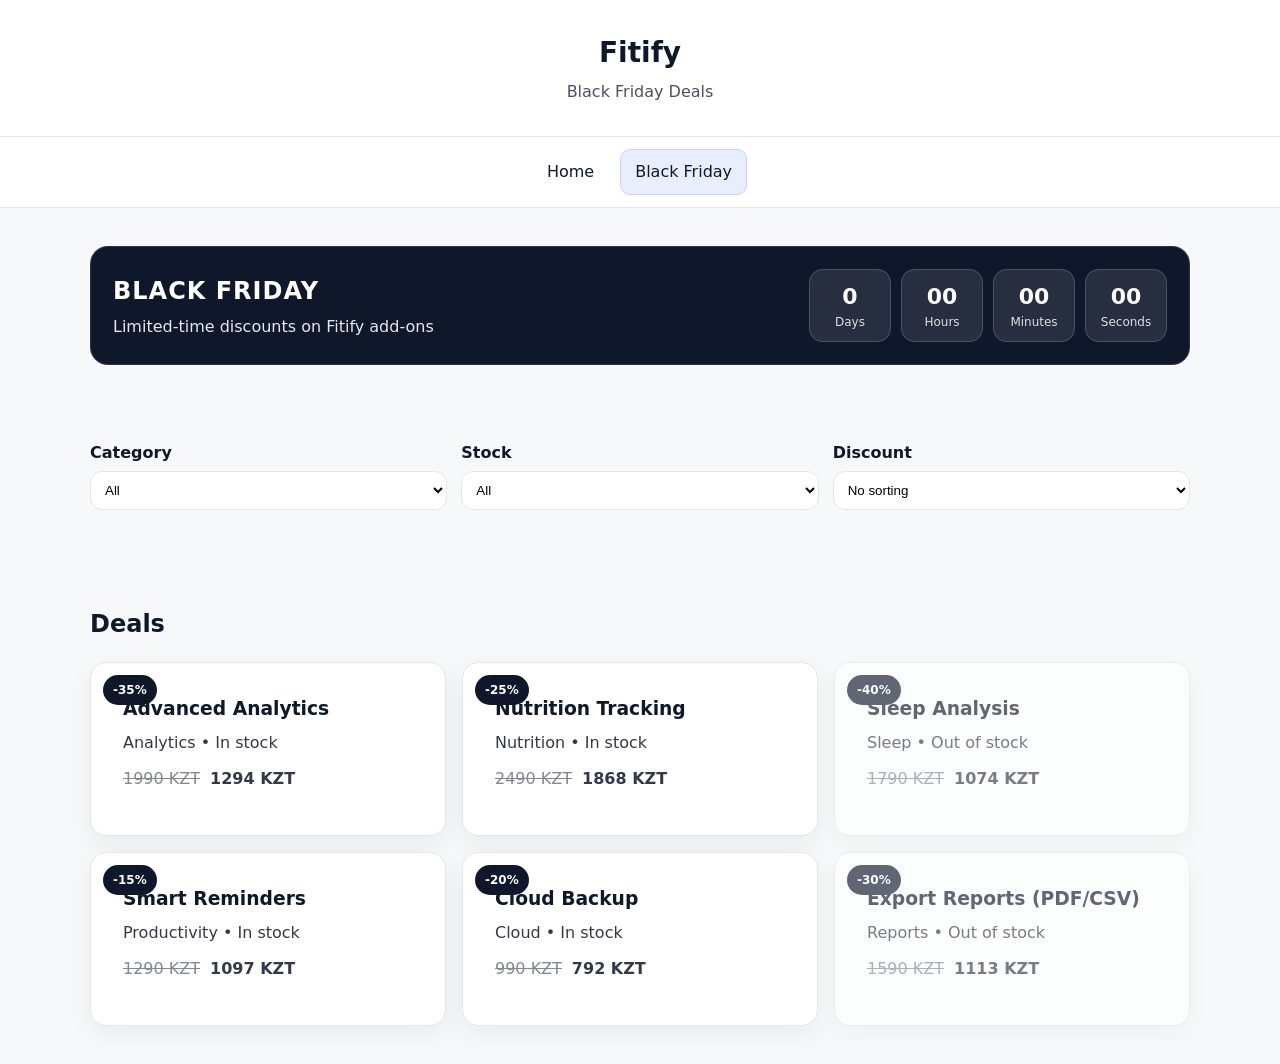
<file: black-friday.html>
<!doctype html>
<html lang="en">
  <head>
    <meta charset="UTF-8" />
    <meta name="viewport" content="width=device-width, initial-scale=1.0" />
    <title>Black Friday</title>
    <link rel="stylesheet" href="style.css" />
  </head>

  <body>
    <header class="site-header">
      <div class="container header-inner">
        <div class="brand">
          <h1>Fitify</h1>
          <p>Black Friday Deals</p>
        </div>
      </div>
    </header>

    <nav class="site-nav">
      <div class="container">
        <ul class="nav-list">
          <li><a href="index.html">Home</a></li>
          <li><a href="black-friday.html" class="active">Black Friday</a></li>
        </ul>
      </div>
    </nav>

    <main class="site-main">
      <!-- Banner + Timer -->
      <section class="bf-banner">
        <div class="container bf-banner__inner">
          <div>
            <h2>BLACK FRIDAY</h2>
            <p>Limited-time discounts on Fitify add-ons</p> </div>

          <div class="bf-timer">
            <div class="bf-box">
              <div id="d" class="bf-num">0</div>
              <div class="bf-label">Days</div>
            </div>
            <div class="bf-box">
              <div id="h" class="bf-num">0</div>
              <div class="bf-label">Hours</div>
            </div>
            <div class="bf-box">
              <div id="m" class="bf-num">0</div>
              <div class="bf-label">Minutes</div>
            </div>
            <div class="bf-box">
              <div id="s" class="bf-num">0</div>
              <div class="bf-label">Seconds</div>
            </div>
          </div>
        </div>
      </section>

      <!-- Filters / Sorting -->
      <section class="bf-controls">
        <div class="container controls-grid">
          <label class="control">
            Category
            <select id="categoryFilter">
              <option value="all">All</option>
              <option value="Analytics">Analytics</option>
              <option value="Nutrition">Nutrition</option>
              <option value="Sleep">Sleep</option>
              <option value="Productivity">Productivity</option>
              <option value="Cloud">Cloud</option>
              <option value="Reports">Reports</option>
            </select>
          </label>

          <label class="control">
            Stock
            <select id="stockFilter">
              <option value="all">All</option>
              <option value="in">In stock</option>
              <option value="out">Out of stock</option>
            </select>
          </label>

          <label class="control">
            Discount
            <select id="discountSort">
              <option value="none">No sorting</option>
              <option value="desc">Highest discount</option>
              <option value="asc">Lowest discount</option>
            </select>
          </label>
        </div>
      </section>

      <!-- Products -->
      <section class="bf-products">
        <div class="container">
          <h2>Deals</h2>
          <div id="bfProducts" class="cards-grid cards-grid--6"></div>
        </div>
      </section>
    </main>

    <script src="black-friday.js"></script>
  </body>
</html>
</file>
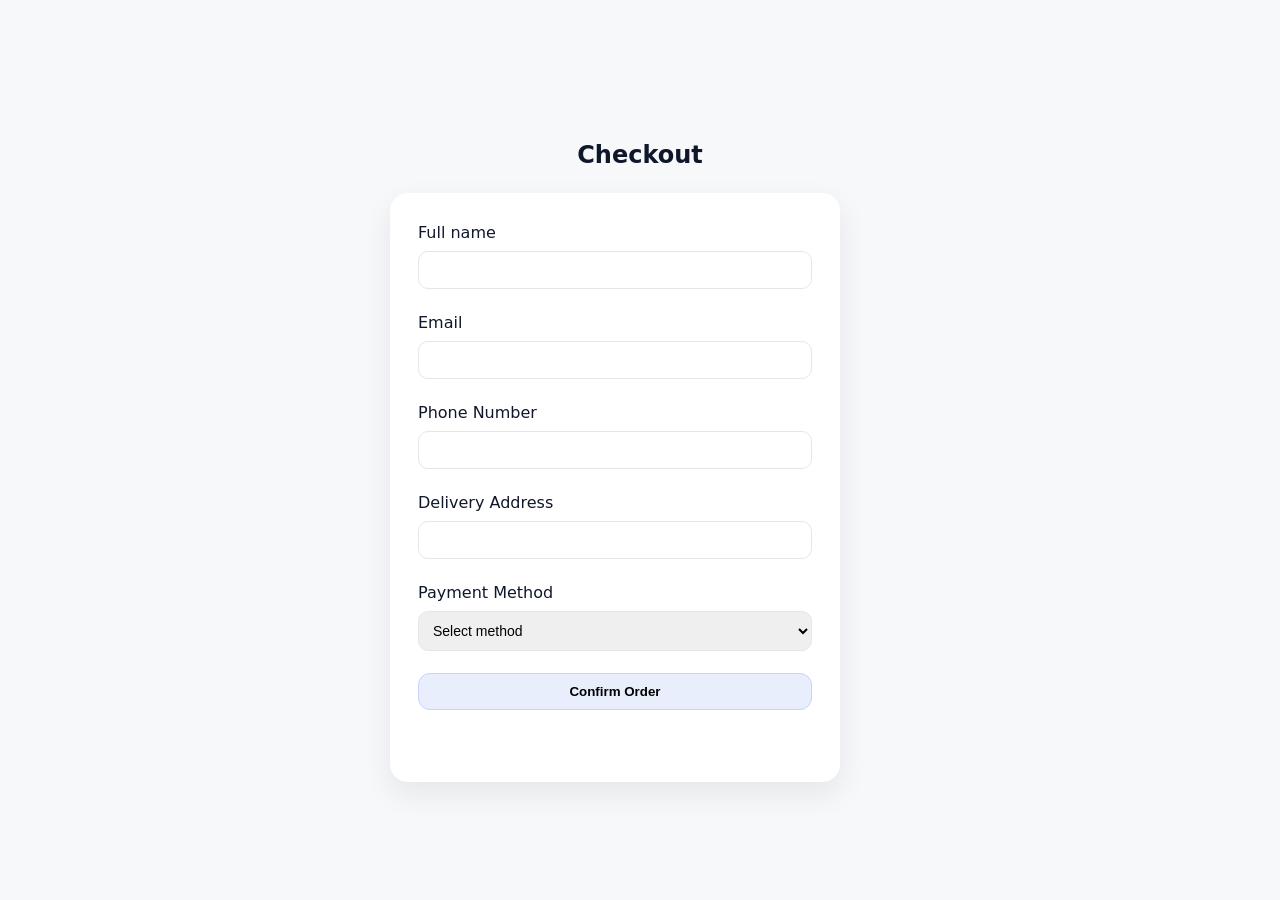
<file: checkout.html>
<!doctype html>
<html lang="en">
<head>
  <meta charset="UTF-8" />
  <meta name="viewport" content="width=device-width, initial-scale=1.0" />
  <title>Checkout</title>
  <link rel="stylesheet" href="style.css" />
</head>

<body>

  <section class="checkout">
    <div class="container">
      <h2>Checkout</h2>

      <form id="checkout-form" class="checkout-form">

        <label>
          Full name
          <input type="text" id="name" />
          <small class="error"></small>
        </label>

        <label>
          Email
          <input type="email" id="email" />
          <small class="error"></small>
        </label>

        <label>
          Phone Number
          <input type="tel" id="phone" />
          <small class="error"></small>
        </label>

        <label>
          Delivery Address
          <input type="text" id="address" />
          <small class="error"></small>
        </label>

        <label>
          Payment Method
          <select id="payment">
            <option value="">Select method</option>
            <option value="cash">Cash</option>
            <option value="card">Card</option>
          </select>
          <small class="error"></small>
        </label>

        <button type="submit" class="btn">Confirm Order</button>

        <p id="success-message" class="success-message"></p>

      </form>
    </div>
  </section>

  <script src="checkout.js"></script>
</body>
</html>
</file>
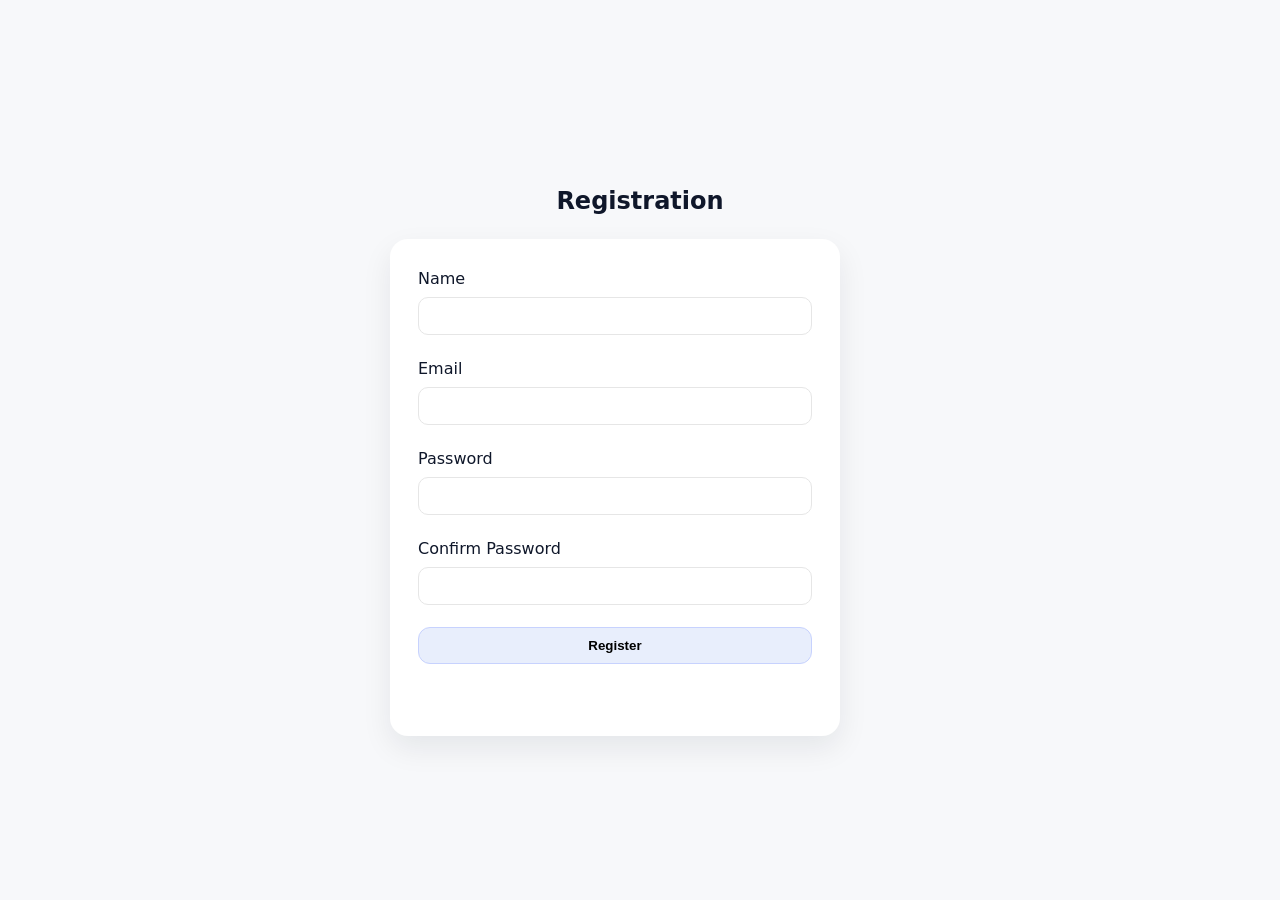
<file: register.html>
<!doctype html>
<html lang="en">
<head>
  <meta charset="UTF-8" />
  <meta name="viewport" content="width=device-width, initial-scale=1.0" />
  <title>Register</title>
  <link rel="stylesheet" href="style.css" />
</head>

<body>

<section class="checkout">
  <div class="container">
    <h2>Registration</h2>

    <form id="register-form" class="checkout-form">

      <label>
        Name
        <input type="text" id="name" required />
        <small class="error"></small>
      </label>

      <label>
        Email
        <input type="email" id="email" required />
        <small class="error"></small>
      </label>

      <label>
        Password
        <input type="password" id="password" required />
        <small class="error"></small>
      </label>

      <label>
        Confirm Password
        <input type="password" id="confirmPassword" required />
        <small class="error"></small>
      </label>

      <button type="submit" class="btn">Register</button>

      <p id="success-message" class="success-message"></p>

    </form>
  </div>
</section>

<script src="register.js"></script>

</body>
</html>
</file>
<file: style.css>
* {
  box-sizing: border-box;
}

body {
  margin: 0;
  font-family: system-ui, -apple-system, Segoe UI, Roboto, Arial, sans-serif;
  line-height: 1.5;
  background: #f7f8fa;
  color: #0f172a;
}

a {
  color: inherit;
  text-decoration: none;
}

.container {
  width: min(1100px, 92%);
  margin: 0 auto;
}

.site-header,
.site-nav,
.site-footer {
  background: white;
}

.site-nav {
  border-top: 1px solid #e6e6e6;
  border-bottom: 1px solid #e6e6e6;
}

.site-footer {
  margin-top: 24px;
  border-top: 1px solid #e6e6e6;
}


.site-header {
  padding: 24px 0;
}

.header-inner {
  display: flex;
  flex-direction: column;
  align-items: center;
  text-align: center;
}


.brand h1 {
  margin: 0;
  font-size: 28px;
}

.brand p {
  margin: 6px 0 0;
  opacity: 0.75;
}


.site-nav {
  border-top: 1px solid #e6e6e6;
}

.nav-list {
  list-style: none;
  margin: 0;
  padding: 12px 0;
  display: flex;        
  gap: 12px;
  align-items: center;
  justify-content: center;
  flex-wrap: wrap;
}

.nav-list a {
  display: block;
  padding: 10px 14px;
  border-radius: 10px;
  transition: transform 0.12s ease, background 0.12s ease;
}

.nav-list a:hover {
  background: #f2f4f7;        
  transform: translateY(-1px);
}

.nav-list a.active {
  background: #e8eefc;
}

.site-main section {
  padding: 32px 0;
}

.hero h2,
.features h2,
.contact h2 {
  margin-top: 0;
}

.bullet-list {
  margin: 12px 0 0;
  padding-left: 18px;
}

.cards-grid {
  display: grid;       
  grid-template-columns: repeat(3, 1fr);
  gap: 16px;
  margin-top: 16px;
}

.card {
  border: 1px solid #e6e6e6;
  border-radius: 16px;
  padding: 16px;
  background: white;
}

.card h3 {
  margin: 0 0 8px;
}



.site-footer {
  padding: 24px 0;
}

.footer-grid {
  display: grid;
  grid-template-columns: 2fr 1fr 1fr;
  gap: 16px;
}

.footer-links {
  list-style: none;
  padding: 0;
  margin: 10px 0 0;
}

.footer-links li {
  margin: 8px 0;
}

.footer-links a:hover {
  text-decoration: underline;
}


@media (max-width: 1199px) {
  .cards-grid {
    grid-template-columns: repeat(2, 1fr);
  }

  .footer-grid {
    grid-template-columns: 1fr 1fr;
  }
}


@media (max-width: 767px) {
  .nav-list {
    flex-direction: column;  
    align-items: stretch;
  }

  .nav-list a {
    text-align: center;
    width: 100%;
  }

  .cards-grid {
    grid-template-columns: 1fr;
  }

  .footer-grid {
    grid-template-columns: 1fr;
  }

  .brand h1 {
    font-size: 24px;
  }
}


.hero .container,
.features .container,
.contact .container {
  background: white;
  border: 1px solid #e6e6e6;
  border-radius: 18px;
  padding: 22px;
}

.hero h2 {
  font-size: 28px;
  margin-bottom: 8px;
}

.hero p {
  margin-top: 0;
  opacity: 0.85;
}

.card {
  box-shadow: 0 8px 24px rgba(15, 23, 42, 0.06);
}

.cards-grid {
  margin-top: 18px;
}

.nav-list a.active {
  background: #e8eefc;
  border: 1px solid #c7d2fe;
}

.nav-list a:hover {
  background: #f1f5f9;
}

.footer-grid h3 {
  margin-top: 0;
}


.section-subtitle {
  margin: 6px 0 0;
  opacity: 0.8;
  max-width: 60ch;
}


.site-main section {
  padding: 38px 0;
}


.programs .container {
  background: white;
  border: 1px solid #e6e6e6;
  border-radius: 18px;
  padding: 22px;
}


.card--media {
  overflow: hidden; 
  padding: 0;     
}

.card-img {
  width: 100%;
  height: 170px;
  object-fit: cover;
  display: block;
  border-bottom: 1px solid #e6e6e6;
}

.card-body {
  padding: 16px;
}

.card-body p {
  margin: 0 0 12px;
  opacity: 0.85;
}

.btn {
  display: inline-block;
  padding: 10px 14px;
  border-radius: 12px;
  border: 1px solid #c7d2fe;
  background: #e8eefc; 
  font-weight: 600;
  transition: transform 0.12s ease, background 0.12s ease, box-shadow 0.12s ease;
}

.btn:hover {
  background: #dbe7ff;
  transform: translateY(-1px);
  box-shadow: 0 10px 22px rgba(15, 23, 42, 0.10);
}
.card {
  transition: transform 0.14s ease, box-shadow 0.14s ease, border-color 0.14s ease;
}

.card:hover {
  transform: translateY(-3px);
  border-color: #cbd5e1;
  box-shadow: 0 14px 30px rgba(15, 23, 42, 0.10);
}

.cards-grid--6 {
  margin-top: 18px;
}


@media (max-width: 1199px) {
  .card-img {
    height: 160px;
  }
}
@media (max-width: 767px) {
  .card-img {
    height: 150px;
  }
}

html {
  scroll-behavior: smooth;
}

.brand {
  padding: 8px 0;
}


.cart-items {
  display: grid;
  gap: 10px;
  margin-top: 12px;
}

.cart-item {
  display: flex;
  justify-content: space-between;
  align-items: center;
  border: 1px solid #e6e6e6;
  background: white;
  border-radius: 14px;
  padding: 12px 14px;
}

.cart-item .meta {
  display: grid;
  gap: 2px;
}

.cart-item .price {
  opacity: 0.85;
}

.cart-summary {
  margin-top: 14px;
  padding: 12px 14px;
  border: 1px solid #e6e6e6;
  border-radius: 14px;
  background: white;
}

.btn-danger {
  border: 1px solid #fecaca;
  background: #fee2e2;
  border-radius: 12px;
  padding: 8px 12px;
  font-weight: 600;
  cursor: pointer;
}

.btn-danger:hover {
  background: #fecaca;
}




.checkout {
  min-height: 100vh;
  display: flex;
  align-items: center;
  justify-content: center;
  background: #f7f8fa;
  padding: 40px 16px;
}



.checkout-form {
  display: grid;
  gap: 16px;
  margin-top: 20px;
  width: 100%;
  max-width: 450px;
  background: white;
  padding: 28px;
  border-radius: 18px;
  box-shadow: 0 12px 30px rgba(15, 23, 42, 0.08);
}

.checkout h2 {
  text-align: center;
  margin-bottom: 10px;
}


.checkout-form label {
  display: grid;
  gap: 6px;
  font-weight: 500;
}

.checkout-form input,
.checkout-form select {
  padding: 10px;
  border-radius: 10px;
  border: 1px solid #e6e6e6;
  font-size: 14px;
}

.checkout-form input:focus,
.checkout-form select:focus {
  outline: none;
  border-color: #c7d2fe;
}

.error {
  color: #dc2626;
  font-size: 12px;
}

.success-message {
  margin-top: 12px;
  color: #16a34a;
  font-weight: 600;
}

.checkout .container {
  width: 100%;
  max-width: 500px;
}

/*  Black Friday page */
.bf-banner {
  padding: 38px 0;
}

.bf-banner__inner {
  display: flex;
  align-items: center;
  justify-content: space-between;
  gap: 16px;
  background: #0f172a;
  color: white;
  border-radius: 18px;
  padding: 22px;
  border: 1px solid rgba(255,255,255,0.12);
}

.bf-banner h2 {
  margin: 0;
  letter-spacing: 1px;
}

.bf-banner p {
  margin: 6px 0 0;
  opacity: 0.9;
}

.bf-timer {
  display: grid;
  grid-auto-flow: column;
  gap: 10px;
}

.bf-box {
  background: rgba(255,255,255,0.10);
  border: 1px solid rgba(255,255,255,0.16);
  border-radius: 14px;
  padding: 10px 12px;
  min-width: 82px;
  text-align: center;
}

.bf-num {
  font-weight: 800;
  font-size: 22px;
}

.bf-label {
  font-size: 12px;
  opacity: 0.85;
}

.bf-controls {
  padding: 18px 0;
}

.controls-grid {
  display: grid;
  grid-template-columns: repeat(3, 1fr);
  gap: 14px;
}

.control {
  display: grid;
  gap: 6px;
  font-weight: 600;
}

.control select {
  padding: 10px;
  border-radius: 12px;
  border: 1px solid #e6e6e6;
  background: white;
}

.bf-card {
  position: relative;
}

.bf-badge {
  position: absolute;
  top: 12px;
  left: 12px;
  background: #0f172a;
  color: white;
  padding: 6px 10px;
  border-radius: 999px;
  font-weight: 700;
  font-size: 12px;
}

.bf-meta {
  opacity: 0.8;
  margin: 6px 0 0;
}

.bf-price {
  margin: 10px 0 0;
  display: flex;
  gap: 10px;
  align-items: baseline;
}

.bf-old {
  opacity: 0.6;
  text-decoration: line-through;
}

.bf-new {
  font-weight: 800;
}

.bf-card--out {
  opacity: 0.65;
}

@media (max-width: 767px) {
  .bf-banner__inner {
    flex-direction: column;
    align-items: stretch;
  }

  .bf-timer {
    grid-auto-flow: row;
    grid-template-columns: repeat(2, 1fr);
  }

  .controls-grid {
    grid-template-columns: 1fr;
  }
}
</file>
